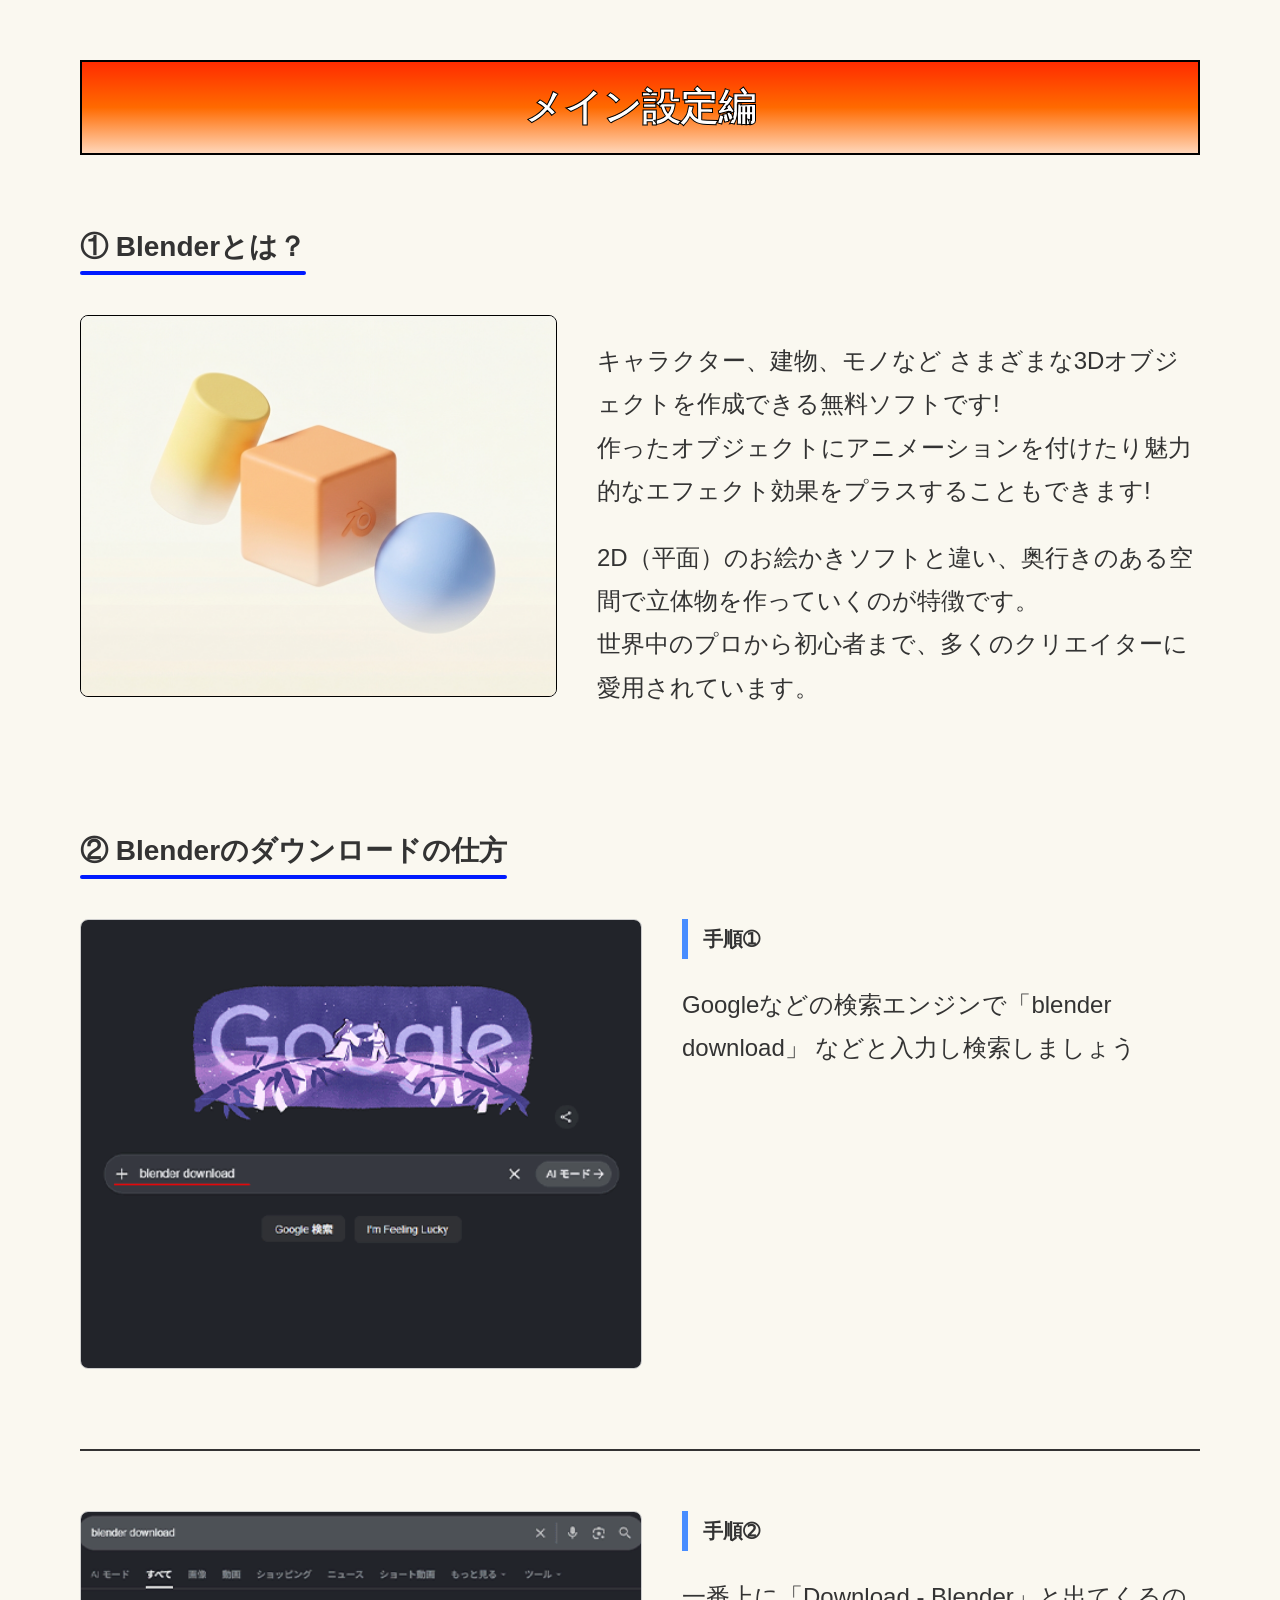
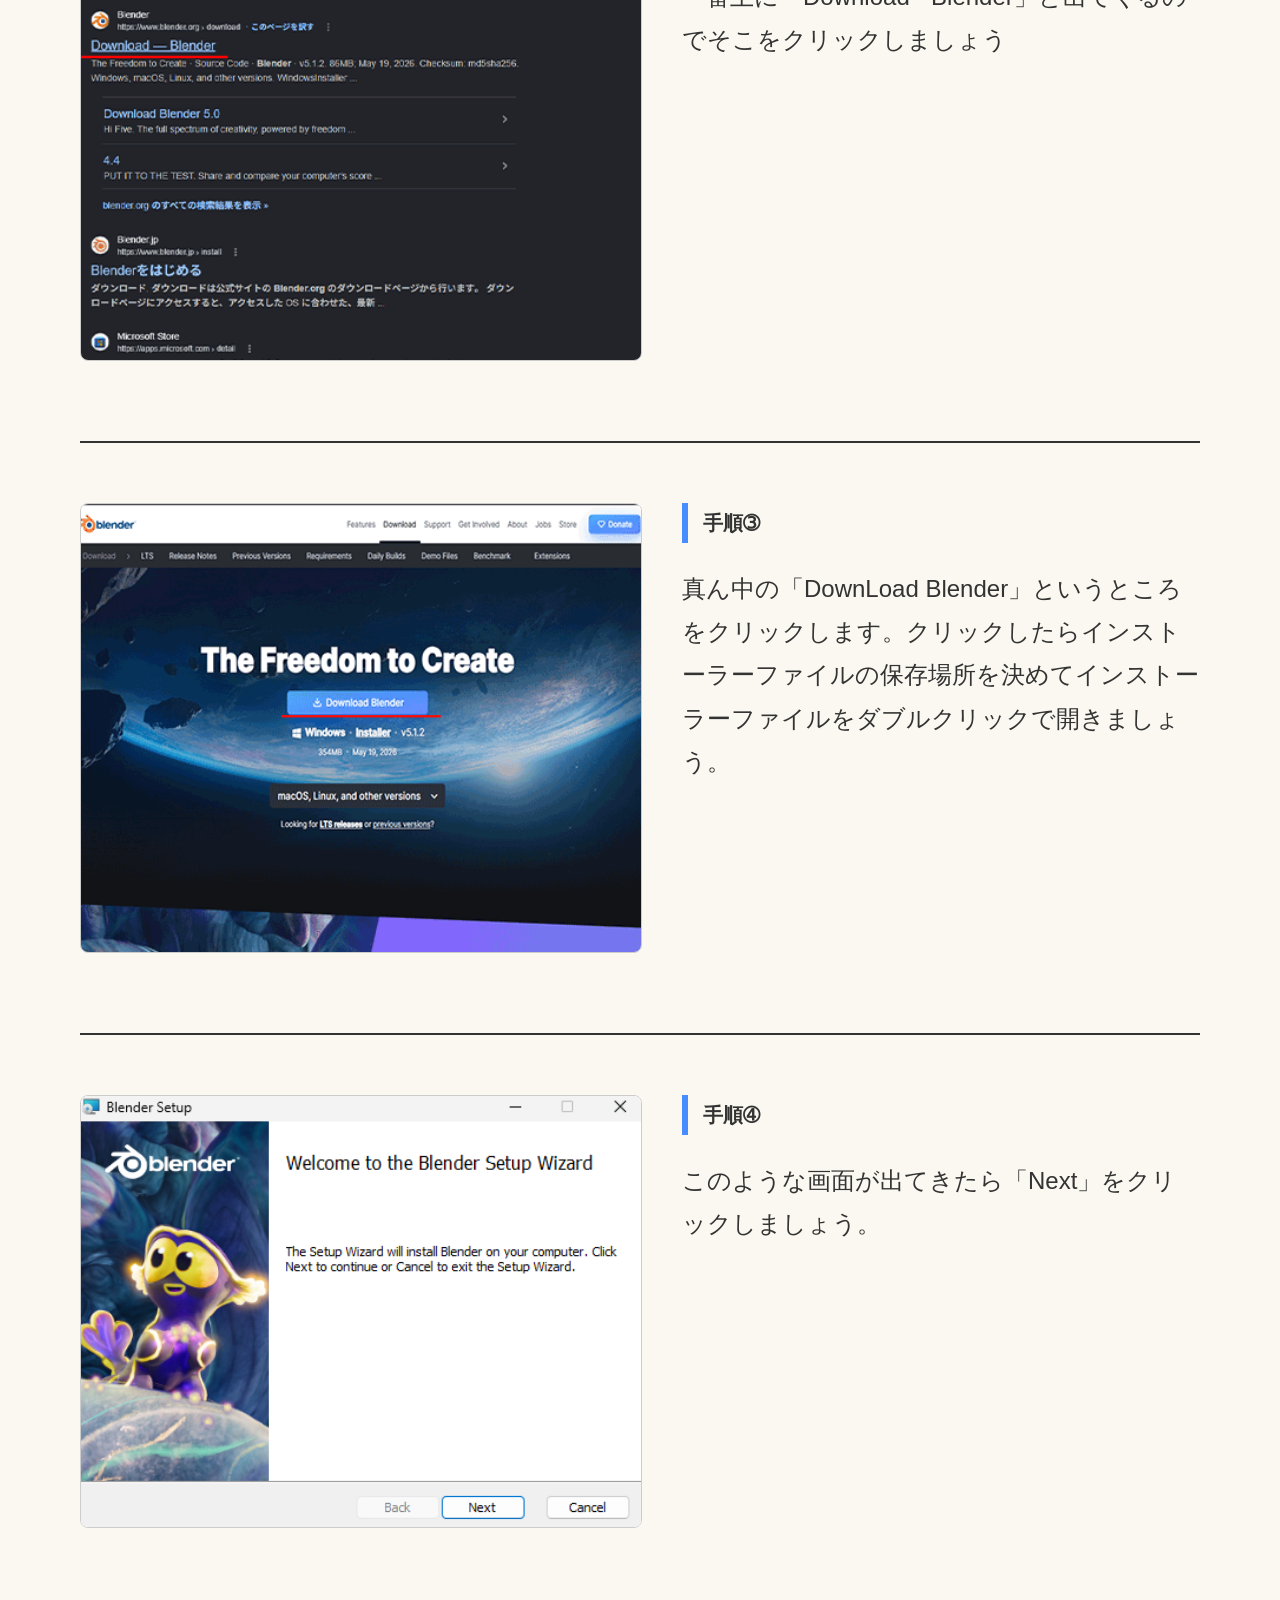
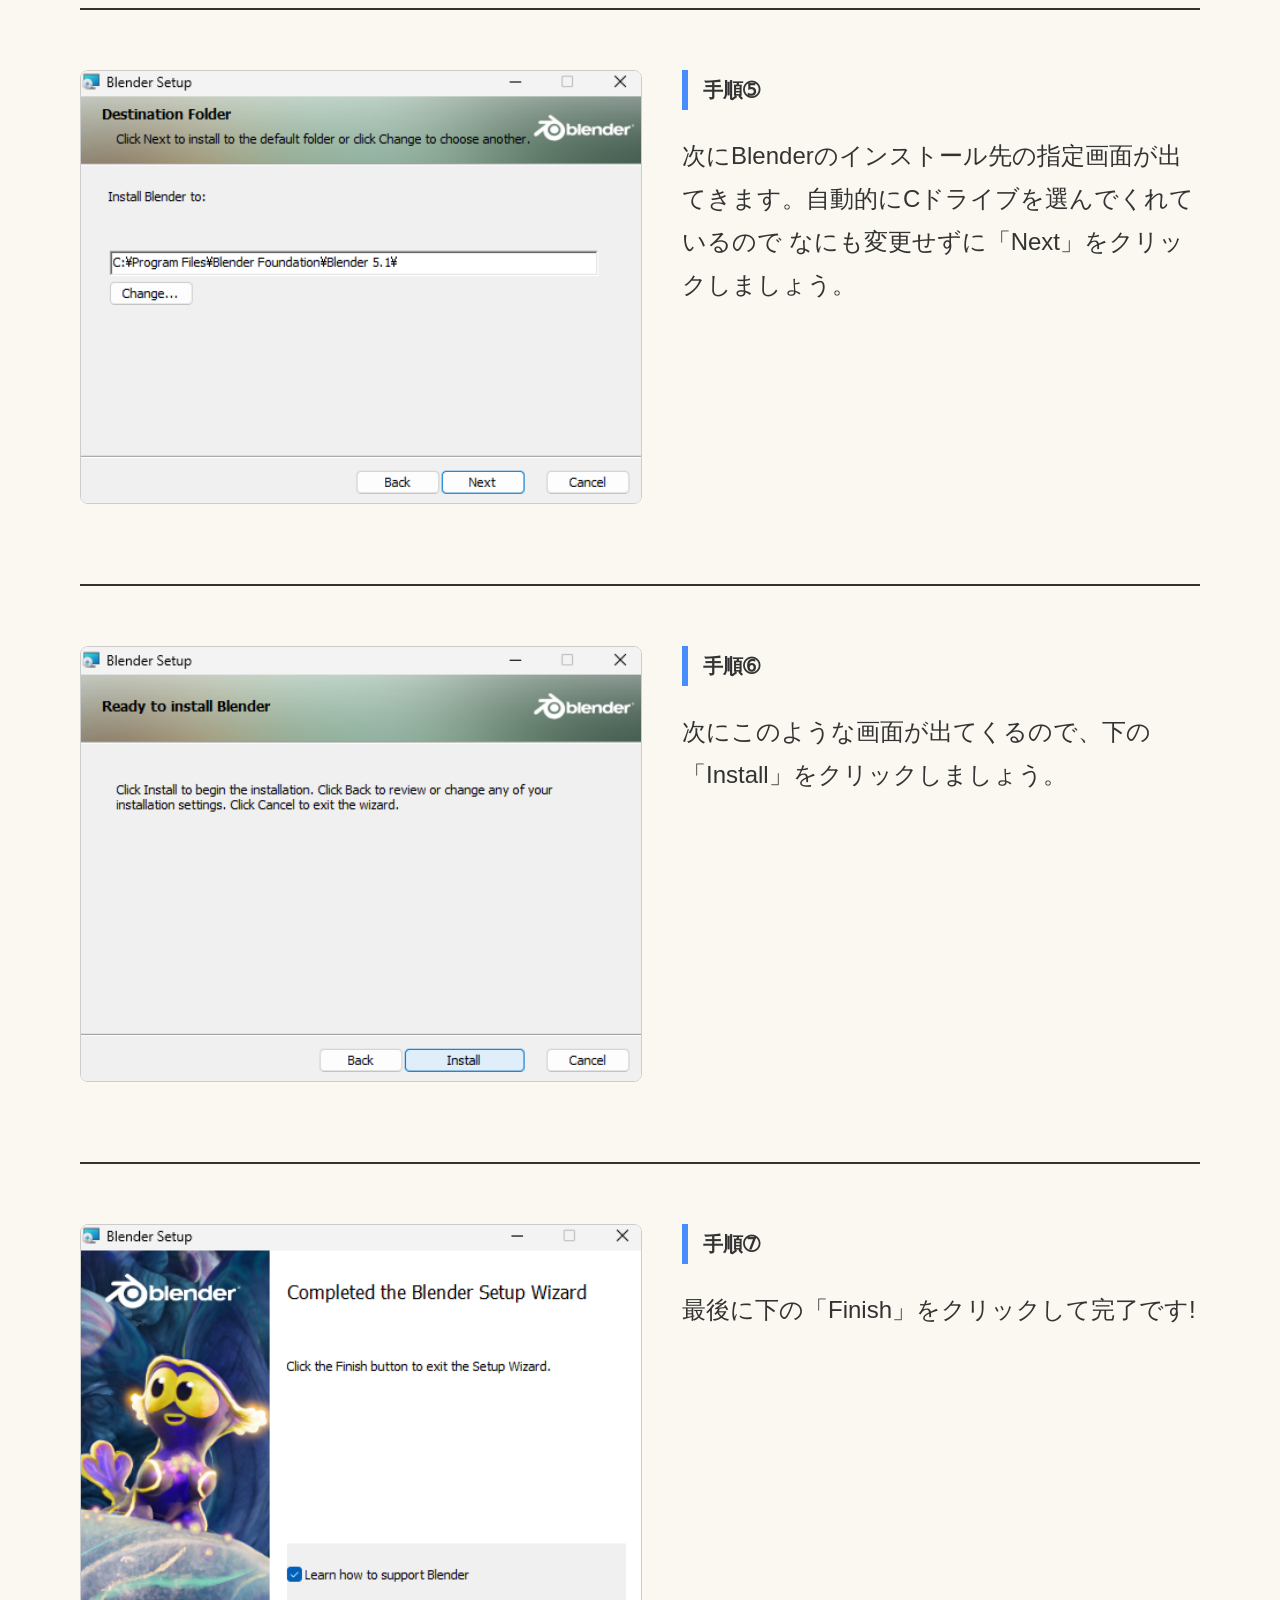
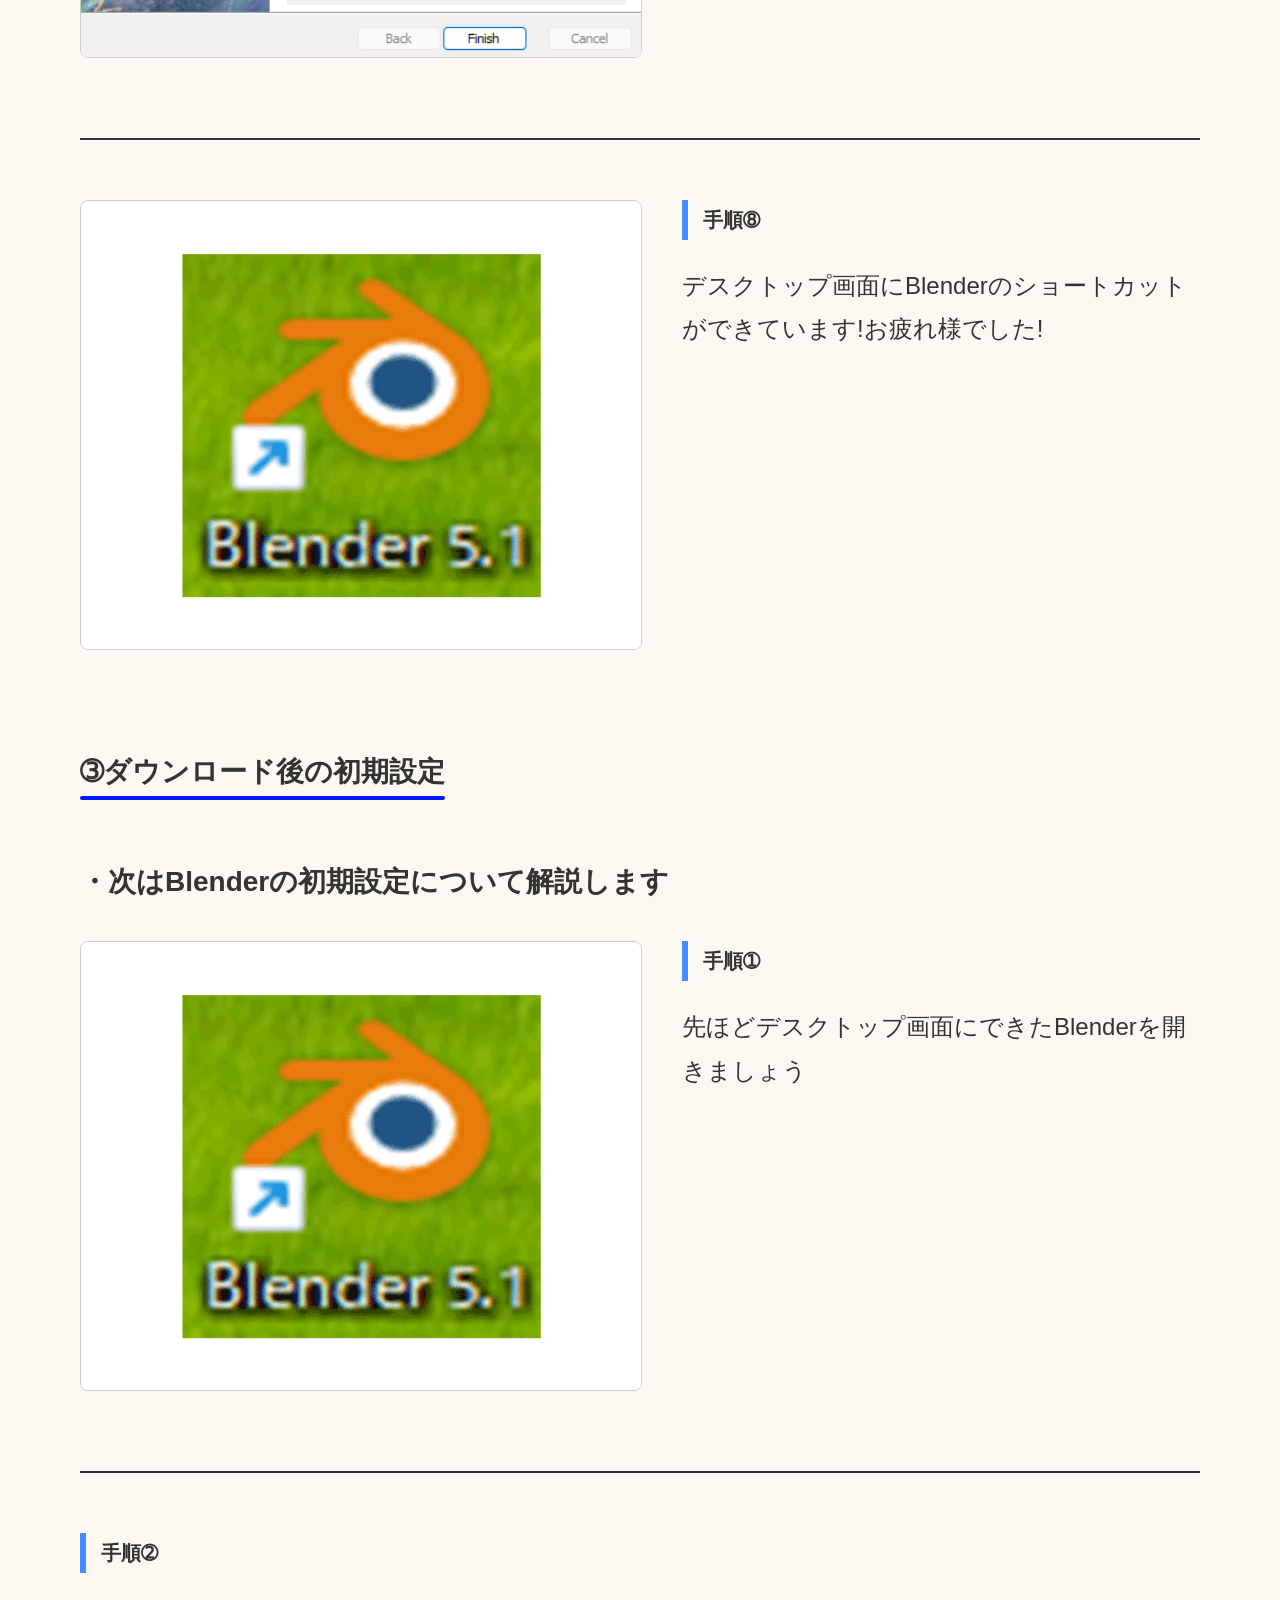
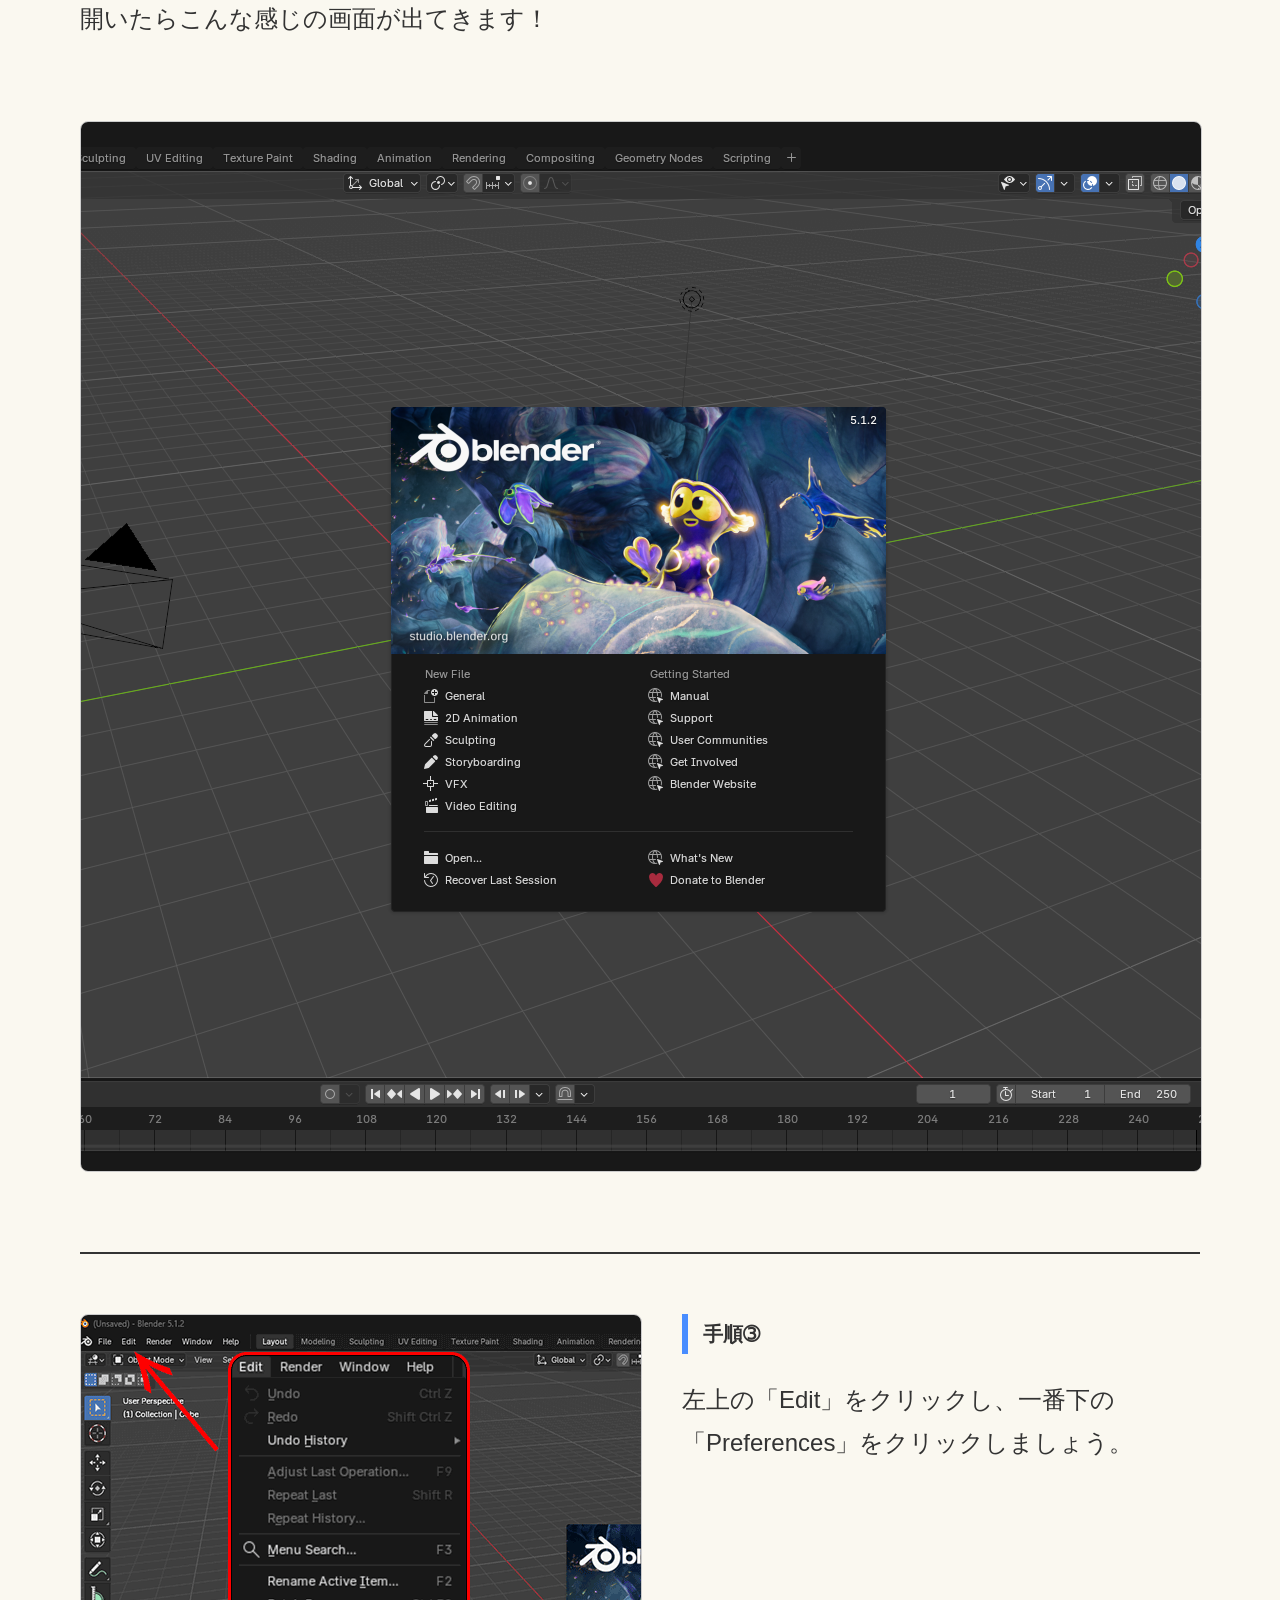
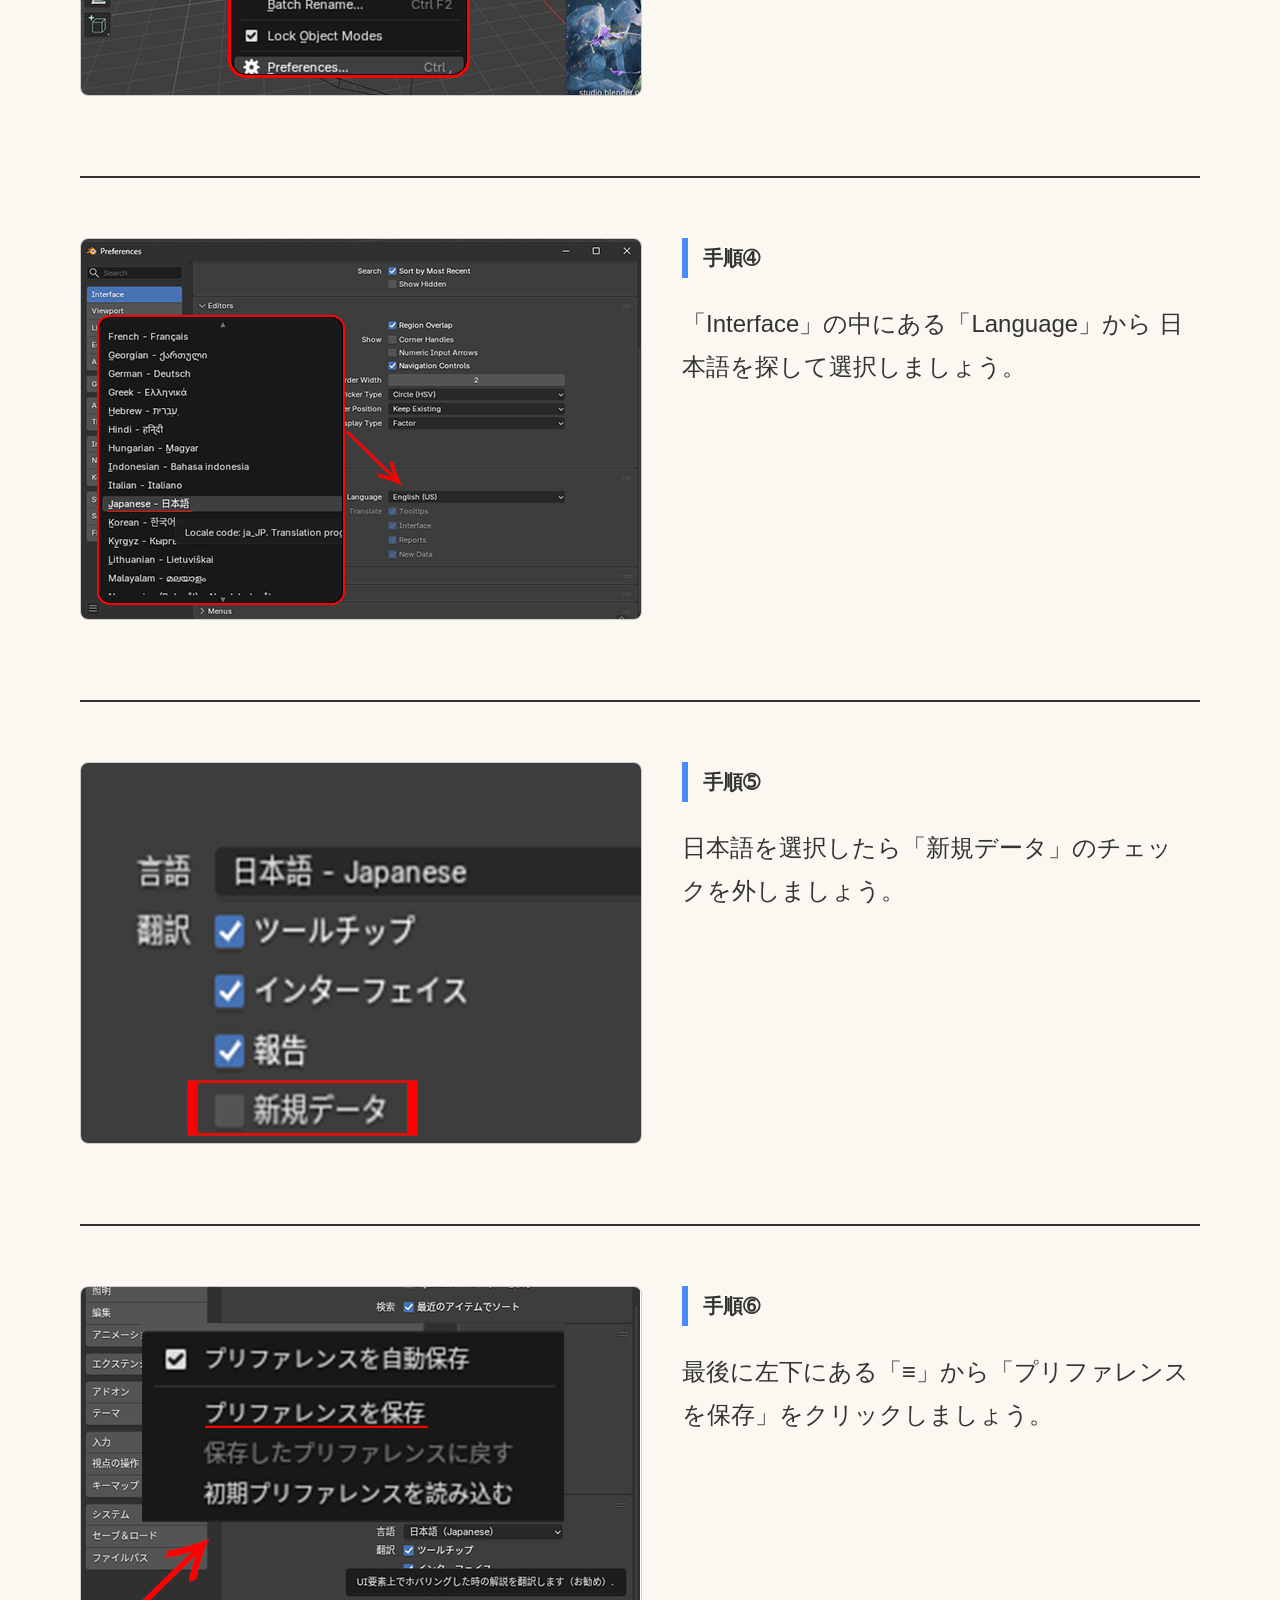
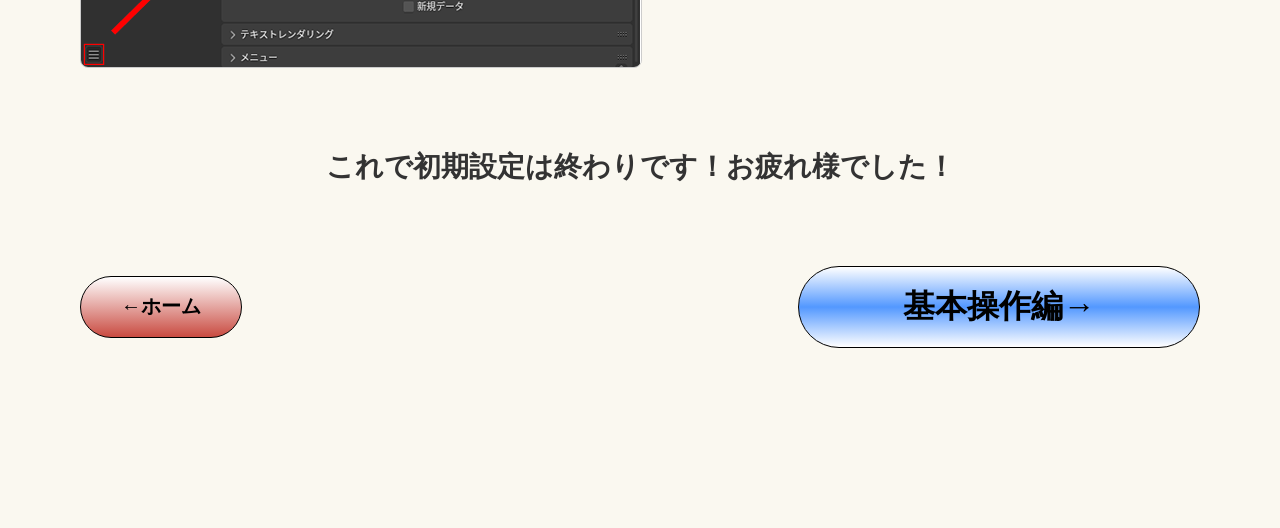
<file: main-setting.html>
<!DOCTYPE html>
<html lang="ja">
<head>
    <meta charset="UTF-8">
    <meta name="viewport" content="width=device-width, initial-scale=1.0">
    <title>メイン設定編 - Blenderを動かしてみよう</title>
    <link rel="stylesheet" href="home.css">
    <link rel="stylesheet" href="main-setting.css">
</head>
<body>

    <div class="container article-page">
        
        <h1 class="page-title">メイン設定編</h1>

        <section class="content-section">
            <h2>① Blenderとは？</h2>

            
            
            <div class="flex-row">
                <div class="image-box side-image">
                    <img src="IMG/Gemini_Generated_Image_63zm0v63zm0v63zm.png" alt="Blenderのイメージ画像">
                </div>
                
                <div class="text-content">
                    <p>
                        キャラクター、建物、モノなど さまざまな3Dオブジェクトを作成できる無料ソフトです!<br>
                        作ったオブジェクトにアニメーションを付けたり魅力的なエフェクト効果をプラスすることもできます!<br>
                    </p>
                    <p>
                        2D（平面）のお絵かきソフトと違い、奥行きのある空間で立体物を作っていくのが特徴です。<br>
                        世界中のプロから初心者まで、多くのクリエイターに愛用されています。
                    </p>
                </div>
            </div>
        </section>

        <section class="content-section">
            <h2>② Blenderのダウンロードの仕方</h2>
            
            <div class="flex-half-row">
                <div class="half-image-box">
                    <img src="IMG/2_1.png" alt="ダウンロードページの青いボタン">
                </div>
                
                <div class="text-content">
                    <p class="step-title"><strong>手順➀</strong></p>
                    <p>
                        Googleなどの検索エンジンで「blender download」
                        などと入力し検索しましょう
                </div>
            </div>
        </section>

        <hr class="section-divider">

        <section class="content-section">
            
            <div class="flex-half-row">
                <div class="half-image-box">
                    <img src="IMG/2_2.png" alt="ダウンロードページの青いボタン">
                </div>
                <div class="text-content">
                    <p class="step-title"><strong>手順➁</strong></p>
                    <p>
                        一番上に「Download - Blender」と出てくるのでそこをクリックしましょう 
                    </p>
                </div>
            </div>
        </section>

        <hr class="section-divider">

        <section class="content-section">
           
          <div class="flex-half-row">
                <div class="half-image-box">
                    <img src="IMG/2_3.png" alt="ダウンロードページの青いボタン">
                </div>
                <div class="text-content">
                    <p class="step-title"><strong>手順➂</strong></p>
                    <p>
                        真ん中の「DownLoad Blender」というところをクリックします。クリックしたらインストーラーファイルの保存場所を決めてインストーラーファイルをダブルクリックで開きましょう。
                    </p>
                </div>
            </div>
        </section>

        <hr class="section-divider">

        <section class="content-section">
           
            <div class="flex-half-row">
                <div class="half-image-box">
                    <img src="IMG/2_4.png" alt="ダウンロードページの青いボタン">
                </div>
                <div class="text-content">
                    <p class="step-title"><strong>手順➃</strong></p>
                    <p>
                        このような画面が出てきたら「Next」をクリックしましょう。
                    </p>
                </div>
            </div>
        </section>

        <hr class="section-divider">

        <section class="content-section">
       
           <div class="flex-half-row">
                <div class="half-image-box">
                    <img src="IMG/2_5.png" alt="ダウンロードページの青いボタン">
                </div>
                <div class="text-content">
                    <p class="step-title"><strong>手順➄</strong></p>
                    <p>
                        次にBlenderのインストール先の指定画面が出てきます。自動的にCドライブを選んでくれているので
                        なにも変更せずに「Next」をクリックしましょう。
                    </p>
                </div>
            </div>
        </section>

        <hr class="section-divider">

        <section class="content-section">
           
           <div class="flex-half-row">
                 <div class="half-image-box">
                    <img src="IMG/2_6.png" alt="ダウンロードページの青いボタン">
                </div>
                <div class="text-content">
                    <p class="step-title"><strong>手順➅</strong></p>
                    <p>
                        次にこのような画面が出てくるので、下の
                        「Install」をクリックしましょう。
                    </p>
                </div>
            </div>
        </section>

        <hr class="section-divider">

        <section class="content-section">
           <div class="flex-half-row">
                 <div class="half-image-box">
                    <img src="IMG/2_7.png" alt="ダウンロードページの青いボタン">
                </div>
                <div class="text-content">
                    <p class="step-title"><strong>手順➆</strong></p>
                    <p>
                        最後に下の「Finish」をクリックして完了です!
                    </p>
                </div>
            </div>
        </section>

        <hr class="section-divider">

        <section class="content-section">
           
           <div class="flex-half-row">
                <div class="half-image-box">
                    <img src="IMG/2_8.png" alt="ダウンロードページの青いボタン">
                </div>
                <div class="text-content">
                    <p class="step-title"><strong>手順➇</strong></p>
                    <p>
                        デスクトップ画面にBlenderのショートカットができています!お疲れ様でした!
                    </p>
                </div>
            </div>
        </section>

        

        <section class="content-section">
            <h2>➂ダウンロード後の初期設定</h2>
            <p>
            <h2 class="no-bar">・次はBlenderの初期設定について解説します</h2>
            </p>

            <section class="content-section">
           
           <div class="flex-half-row">
                <div class="half-image-box">
                    <img src="IMG/2_8.png" alt="ダウンロードページの青いボタン">
                </div>
                <div class="text-content">
                <p class="step-title"><strong>手順➀</strong></p>
                   <p>先ほどデスクトップ画面にできたBlenderを開きましょう</p>
                </div>
            </div>
        </section>

        <hr class="section-divider">
            
            
      <!-- 手順② -->
<section class="content-section">
    <div class="text-content">
        <p class="step-title"><strong>手順➁</strong></p>
        <p>開いたらこんな感じの画面が出てきます！</p>
    </div>
</section>

<!-- 下部の大型画像 -->
<section class="content-section">
    <div class="large-image-container">
        <img src="IMG/3_2.png" alt="Blender起動画面" class="large-image">
    </div>
</section>

<hr class="section-divider">

<section class="content-section">
    <div class="flex-half-row">
        <div class="half-image-box">
            <img src="IMG/3_3.png" alt="手順3の画像">
        </div>
        <div class="text-content">
            <p class="step-title"><strong>手順➂</strong></p>
            <p>
                左上の「Edit」をクリックし、一番下の
               「Preferences」をクリックしましょう。<br>
            </p>
        </div>
    </div>
</section>

<hr class="section-divider">

<section class="content-section">
    <div class="flex-half-row">
        <div class="half-image-box">
            <img src="IMG/3_4.png" alt="手順4の画像">
        </div>
        <div class="text-content">
            <p class="step-title"><strong>手順➃</strong></p>
            <p>
                「Interface」の中にある「Language」から
                 日本語を探して選択しましょう。
            </p>
        </div>
    </div>
</section>

<hr class="section-divider">

<section class="content-section">
    <div class="flex-half-row">
        <div class="half-image-box">
            <img src="IMG/3_5.png" alt="手順5の画像">
        </div>
        <div class="text-content">
            <p class="step-title"><strong>手順➄</strong></p>
            <p>
                日本語を選択したら「新規データ」のチェッ
                クを外しましょう。

            </p>
        </div>
    </div>
</section>

<hr class="section-divider">

<section class="content-section">
    <div class="flex-half-row">
        <div class="half-image-box">
            <img src="IMG/3_6.png" alt="手順6の画像">
        </div>
        <div class="text-content">
            <p class="step-title"><strong>手順➅</strong></p>
            <p>
               最後に左下にある「≡」から「プリファレンスを保存」をクリックしましょう。
            </p>
        </div>
    </div>
</section>

<h2 class="finish-text">これで初期設定は終わりです！お疲れ様でした！</h2>

<div class="bottom-nav">
    <a href="index.html" class="nav-btn btn-home">←ホーム</a>
    
    <a href="basic-operation.html" class="nav-btn btn-next">基本操作編→</a>
</div>

    </div>
</body>
</html>
</file>
<file: home.css>
/* ベース設定 */
body {
  margin: 0;
  padding: 0;
  font-family: "Helvetica Neue", Arial, "Hiragino Kaku Gothic ProN", "Hiragino Sans", Meiryo, sans-serif;
  background-color: #faf8f0; /* Figmaから取得した背景色 */
  color: #333;
}

/* 全体のコンテナ (幅1280pxの中央揃え) */
.container {
  max-width: 1920px;
  margin: 0 auto;
  background-color: #faf8f0;
  min-height: 100vh;
}

/* ヒーローセクション (トップの黒い部分) */
.hero {
  background-color: #1a1a1a; /* 実際の画像や動画が入る想定 */

  /* ★変更：固定サイズを解除し、画面に合わせて自動伸縮させる */
  width: 100%;
  height: 80vh; /* 画面の高さの80%にする（100vhにすると画面ぴったりになります） */

  display: flex;
  justify-content: center;
  align-items: center;

  /* 動画のはみ出しを防ぎ、この枠内に収めるための設定 */
  position: relative;
  overflow: hidden;
}

/* ★新規追加：背景動画用の設定 (※ここは現在のままでOKです) */
.hero-video {
  position: absolute;
  top: 0;
  left: 0;
  width: 100%;
  height: 100%;
  object-fit: cover; /* 縦横比を維持したまま、枠いっぱいに敷き詰める */
  z-index: 1; /* 文字より後ろに配置する */
  opacity: 0.7; /* 少し透明にして暗くし、文字を読みやすくする（1.0で本来の明るさ） */
}

/* ★変更：文字が動画の下敷きにならないように設定を追加 */
.hero h1 {
  color: #ffffff;
  font-size: 48px;
  font-weight: bold;
  letter-spacing: 2px;
  margin: 0;

  /* ★追加：動画の上に文字を配置し、見やすくする設定 */
  position: relative;
  z-index: 2; /* 動画(z-index:1)より手前に出す */
  text-shadow: 2px 2px 10px rgba(0, 0, 0, 0.8); /* 文字に影をつけて読みやすくする */
}

/* 説明文のブルーのバナー */
.intro-banner {
  /* ここにFigmaのグラデーションと黒枠を適用 */
  background: linear-gradient(180deg, rgba(250, 248, 240, 0.24) -5.02%, #488dff 47.49%, #faf8f0 100%);
  border: 1px solid #000;
  padding: 40px 80px;
  text-align: center;
}

/* 説明文のブルーのバナー内のテキスト */
.intro-banner p {
  margin: 0 auto;
  font-size: 16px;
  line-height: 2;
  color: #222;
  display: inline-block;
  text-align: left;
}

/* 記事一覧セクション */
.article-section {
  padding: 50px 70px;

  /* ★変更：幅を中身に合わせ、上の青い枠にくっつける */
  width: fit-content;
  margin: 0 auto 60px auto;

  /* XP風のグレー背景と立体的な枠線 */
  background-color: #c0c0c0;
  border-top: 2px solid #ffffff !important;
  border-left: 2px solid #ffffff !important;
  border-right: 2px solid #000000 !important;
  border-bottom: 2px solid #000000 !important;
  box-shadow:
    inset -2px -2px #808080,
    inset 2px 2px #dfdfdf !important;
}

/* ※重複していた h2 の設定はこちらの1つにまとめました */
.article-section h2 {
  text-align: center;
  font-size: 24px;
  margin-bottom: 60px;
  color: #000; /* 背景がグレーなので文字色を黒に固定 */
}

/* 記事の各項目のレイアウト */
.article-item {
  display: flex;
  align-items: center;
  justify-content: center;
  margin-bottom: 50px;
  gap: 40px; /* 丸とテキストの間の余白 */
}

/* 丸いアイコン（グラデーション） */
.circle-icon {
  width: 140px;
  max-width: 25vw;
  aspect-ratio: 1 / 1;
  height: auto;
  border-radius: 50%;
  display: flex;
  flex-direction: column;
  justify-content: center;
  align-items: center;
  color: #fff;
  font-weight: bold;
  text-align: center;

  /* ★変更：XP風のツヤ（ハイライトと内側の影）を追加 */
  box-shadow:
    inset 0 15px 15px rgba(255, 255, 255, 0.5),
    inset 0 -10px 10px rgba(0, 0, 0, 0.15),
    0 6px 12px rgba(0, 0, 0, 0.3) !important;

  transition: all 0.3s ease;
  text-decoration: none;
}

/* 文字の下の青いバー */
.circle-icon::after {
  display: none;
}

/* 丸いアイコンにカーソルが乗った時（ホバー時）のスタイル */
.circle-icon:hover {
  transform: translateY(-4px);
  /* ★変更：カーソルが乗った時に光沢を少し強める */
  box-shadow:
    inset 0 15px 15px rgba(255, 255, 255, 0.6),
    inset 0 -10px 10px rgba(0, 0, 0, 0.1),
    0 10px 16px rgba(0, 0, 0, 0.4) !important;
  cursor: pointer;
}

/* 各丸アイコンの固有グラデーション */
.bg-orange {
  background: linear-gradient(180deg, #ff2c00 0%, #ff6a00 49.95%, #ffd6b9 100%);
  border: 1px solid #000;
  -webkit-text-stroke: 0.7px #000;
  font-size: 22px;
}
.bg-light-orange {
  background: linear-gradient(
    180deg,
    rgba(255, 44, 0, 0.65) 0%,
    rgba(255, 106, 0, 0.65) 49.96%,
    rgba(255, 223, 200, 0.65) 100%
  );
  border: 1px solid #000;
  -webkit-text-stroke: 0.7px #000;
  font-size: 22px;
}

/* リストテキスト */
.article-list {
  list-style: none;
  padding: 0;
  margin: 0;
  width: 350px;
}

.article-list li {
  font-size: 16px;
  margin-bottom: 12px;
  font-weight: bold;
}

/* ====================================================
   スマホ・タブレット用のレスポンシブ対応（画面が小さい時のルール）
   ==================================================== */
@media screen and (max-width: 768px) {
  .hero {
    height: 50vh;
  }
  .hero h1 {
    font-size: 28px;
  }

  .article-item {
    gap: 20px;
  }

  .article-item {
    gap: 20px;
  }

  /* アイコン内の文字サイズを画面に合わせて小さくする */
  .bg-orange,
  .bg-light-orange {
    font-size: clamp(12px, 3.5vw, 22px);
  }

  /* 青いバーの太さを少し細くする */
  .circle-icon::after {
    height: 4px;
  }

  /* リスト部分の幅を可変にする */
  .article-list {
    width: auto;
    flex: 1; /* 余ったスペースを埋める */
  }

  /* ★追加：スマホ表示の時は灰色の枠の余白を狭くする */
  .article-section {
    margin: 20px;
    padding: 40px 20px;
  }

  /* ★追加：スマホ表示の時は幅を自動に戻し、左右に少し隙間を作る */
  .article-section {
    width: auto;
    margin: 0 15px 40px 15px;
    padding: 40px 20px;
  }
}

/* さらに画面が小さいスマホ（縦長）の場合のルール */
@media screen and (max-width: 480px) {
  .article-item {
    flex-direction: column; /* アイコンとリストを「縦並び」にする */
    text-align: center;
    gap: 30px;
  }

  .circle-icon {
    max-width: 120px;
  }

  .bg-orange,
  .bg-light-orange {
    font-size: 18px;
  }
}

/* =========================================
   バージョン・環境の注意書き枠 (ホーム画面用)
   ========================================= */
.notice-box {
  background-color: #fff4e5;
  border: 2px solid #ff8c00;
  border-radius: 8px;
  padding: 12px 20px;
  margin: 30px auto 0 auto;
  max-width: 700px;
  text-align: center;
}

/* 注意書きの中のテキスト専用の指定 */
.intro-banner .notice-box p {
  margin: 0 auto;
  font-size: 16px;
  font-weight: bold;
  color: #d35400;
  display: block;
  text-align: center;
}

/* スマホ用の調整 */
@media screen and (max-width: 768px) {
  .notice-box {
    padding: 10px;
    margin-top: 20px;
  }
  .intro-banner .notice-box p {
    font-size: 14px;
  }
}
</file>
<file: main-setting.css>
/* ===================================================
   ページ全体のフォントをレトロ風（ＭＳ Ｐゴシック）に統一
   =================================================== */
body {
    font-family: "ＭＳ Ｐゴシック", "MS PGothic", Tahoma, sans-serif !important;
    -webkit-font-smoothing: none !important;
}

/* =========================================
   記事ページ (main-setting.html) 用のスタイル
   ========================================= */

/* 記事ページ全体（幅は .container で1280pxに固定済み） */
.article-page {
    padding: 60px 80px 100px; /* 上・左右・下の余白 */
    background-color: #FAF8F0;
}

/* ページ最上部のタイトル「メイン設定編」 */
.page-title {
    font-size: 38px;
    font-weight: bold;
    margin-top: 0;
    margin-bottom: 50px;
    
    /* ★変更：四角く囲い、文字を中央に配置する */
    text-align: center;
    padding: 20px;
    border: 2px solid #000000; /* 黒い四角枠 */
    
    /* ★変更：ホーム画面の「メイン設定編」ボタンと同じ色と文字装飾 */
    background: linear-gradient(180deg, #FF2C00 0%, #FF6A00 49.95%, #FFD6B9 100%);
    color: #ffffff;
    -webkit-text-stroke: 1px #000000; /* 文字の黒い縁取り（タイトル用に少し太め） */
}

/* 各項目のまとまり */
.content-section {
    margin-bottom: 80px;
}

/* 小見出し「① Blenderとは？」など */
.content-section h2 {
    font-size: 28px;
    color: #333;
    margin-bottom: 20px;
    display: inline-block;
}

/* トップページの丸アイコンと同じように、文字の下に青いバーを引く */
.content-section h2::after {
    content: "";
    display: block;
    width: 100%;
    height: 4px;
    background-color: #001aff; 
    margin-top: 5px;
    border-radius: 2px;
}

/* 本文テキスト */
.content-section p {
    font-size: 20px;
    line-height: 2.0; /* 読みやすいように行間を広めに */
    margin-bottom: 20px;
}

/* リンク文字 */
.content-section a {
    color: #001aff;
    font-weight: bold;
}

/* 画像が入るグレーの箱（仮） */
.image-box {
    width: 100%;
    max-width: 800px; 
    height: 350px;
    background-color: #e6e6e6; /* 薄いグレー */
    border: 1px solid #ccc;
    border-radius: 8px;
    display: flex;
    align-items: center;
    justify-content: center;
    margin: 40px 0; /* 上下の中央に配置 */
    color: #666;
    font-weight: bold;
}

/* 設定手順などのリスト部分 */
.setting-list {
    list-style: none;
    padding: 0;
    margin: 0 0 30px 0;
}

.setting-list li {
    font-size: 16px;
    line-height: 1.8;
    margin-bottom: 20px;
    padding: 25px;
    background-color: #fff; /* 背景を白にして目立たせる */
    border: 1px solid #000;
    border-radius: 8px;
}

.setting-list li strong {
    font-size: 18px;
    color: #001aff;
    display: inline-block;
    margin-bottom: 10px;
}

/* ============================
   戻るボタン
   ============================ */
.back-btn-wrap {
    text-align: center;
    margin-top: 80px;
}

.back-btn {
    display: inline-block;
    padding: 16px 40px;
    background-color: #fff;
    color: #333;
    font-size: 16px;
    font-weight: bold;
    text-decoration: none;
    border: 2px solid #000;
    border-radius: 30px;
    box-shadow: 0 4px 0 #000;
    transition: all 0.2s ease;
}

.back-btn:hover {
    transform: translateY(4px);
    box-shadow: none; /* 押したように見せる */
}

/* ============================
   スマホ用の調整（レスポンシブ）
   ============================ */
@media screen and (max-width: 768px) {
    .article-page {
        padding: 40px 20px 80px; /* スマホでは左右の余白を狭くする */
    }
    
    .page-title {
        font-size: 24px;
    }
    
    .content-section h2 {
        font-size: 20px;
    }

    .image-box {
        height: 200px; /* 画像エリアを小さく */
    }
}

/* =========================================
   画像とテキストの横並びレイアウト（メイン設定編など）
   ========================================= */

.flex-row {
    display: flex;
    align-items: flex-start; /* 上で揃える */
    gap: 40px;               /* 画像とテキストの間のすき間 */
    margin-top: 20px;
}

/* 左側の画像ボックスを調整（★数値を大きく変更） */
.flex-row .side-image {
    flex: 0 0 475px; /* ★幅を300pxから450pxに大きくしました */
    height: 380px;   /* ★高さを220pxから320pxに大きくしました */
    margin: 0;       
}

/* 画像自体が枠からはみ出さないための設定（変更なし） */
.flex-row .side-image img {
    width: 100%;
    height: 100%;
    object-fit: cover; /* 枠に合わせて綺麗に収める設定 */
    border: 1px solid #000;
    border-radius: 8px;
}
/* 画像自体の設定 */
.image-box img {
    width: 100%;
    height: 100%;
    object-fit: contain; /* ★ coverからcontainに変更（画像が見切れないように全体を表示） */
    border-radius: 7px;
    background-color: #fff; /* 余白ができた場合のために白背景を敷く */
    transition: transform 0.3s ease; /* ★拡大するアニメーションを滑らかにする */
}




/* =========================================
   特定の小見出しの青いバーを消す設定
   ========================================= */
.content-section h2.no-bar::after {
    display: none; /* ★青いバーを表示しない */
}

/* =========================================
   手順のタイトル設定（パターンA：左縦棒付き小見出し）
   ========================================= */
.step-title {
    font-size: 28px;              /* 文字を大きく */
    color: #333;                  /* 文字色は引き締まるように少し濃いめに */
    margin-bottom: 20px;          /* 下の解説文とのすき間 */
    margin-top: 0;
    padding-left: 15px;           /* 左側の縦棒と文字の間のすき間 */
    border-left: 6px solid #488DFF; /* 左側に青い縦棒を引いて見出しらしくする */
    line-height: 1.2;
    font-weight: bold;            /* 太字にする */
}

/* =========================================
   手順の解説文の設定
   ========================================= */
.text-content p:not(.step-title) {
    font-size: 24px; /* ★標準の20pxから22pxにサイズアップ（もっと大きくしたい場合は24pxなどに変更してください） */
    line-height: 1.8; /* ★行間を少し開けてスッキリ見せる */
    font-weight: 500; /* ★文字をほんの少し太くして読みやすくする */
    color: #333;
}


/* =========================================
   下部の大型画像設定 (1100px x 600px)
   ========================================= */
.large-image-container {
    width: 100%;
    max-width: 1913px;
    height: 1049px;
    margin: 60px auto;
    background-color: #e6e6e6; /* 画像がない時のグレー背景 */
    border: 1px solid #ccc;
    border-radius: 8px;
    display: flex;
    align-items: center;
    justify-content: center;
    color: #666;
    font-weight: bold;
    overflow: hidden;
}

.large-image {
    width: 100%;
    height: 100%;
    object-fit: cover;
}

@media screen and (max-width: 768px) {
    .large-image-container {
        height: 300px; /* スマホでは高さを縮める */
    }
}

/* =========================================
   画像(左50%) と テキスト(右) のレイアウト（大型画像の下用）
   ========================================= */
.flex-half-row {
    display: flex;
    align-items: flex-start; /* 上揃え */
    gap: 40px;               /* 画像とテキストの隙間 */
    margin-top: 20px;
}

/* 左側の画像ボックス（幅を50%に指定） */
.flex-half-row .half-image-box {
    flex: 0 0 50%;           /* コンテナの50%（半分）の幅にする */
    background-color: #e6e6e6;
    border: 1px solid #ccc;
    border-radius: 8px;
    display: flex;
    align-items: center;
    justify-content: center;
    overflow: hidden;
}

/* 画像自体の設定 */
.flex-half-row .half-image-box img {
    width: 100%;
    height: auto;
    object-fit: contain;
    background-color: #fff;
    transition: transform 0.3s ease;
}



/* 右側のテキスト設定（必要に応じて幅を調整） */
.flex-half-row .text-content {
    flex: 1; /* 残りのスペースをすべてテキストエリアにする */
}

/* ============================
   スマホ用の調整（レスポンシブ）
   ============================ */
@media screen and (max-width: 768px) {
    .flex-half-row {
        flex-direction: column; /* スマホでは縦並びに変更 */
        gap: 20px;
    }
    
    .flex-half-row .half-image-box {
        flex: 0 0 auto;
        width: 100%; /* スマホでは幅100%にする */
    }
}

/* =========================================
   一番最後の完了メッセージ用の設定
   ========================================= */
h2.finish-text {
    font-size: 28px;
    text-align: center; /* 文字を真ん中に配置 */
    display: block;     /* 中央揃えを効かせるために設定 */
    margin-top: 60px;   /* 上のコンテンツとの間に余白を作る */
    margin-bottom: 20px;
    color: #333;
}

/* 青いアンダーバーを強制的に消す */
h2.finish-text::after {
    display: none !important; 
}

/* =========================================
   ページ下部ナビゲーションボタン
   ========================================= */
.bottom-nav {
    display: flex;
    justify-content: space-between; /* ボタンを左右に振り分ける */
    align-items: center;
    margin-top: 80px;               /* 上の完了テキストとの間隔 */
}

/* ボタン共通設定 */
.nav-btn {
    display: flex;
    align-items: center;
    justify-content: center;
    text-decoration: none;
    color: #000 !important; /* ★修正：!importantを追加して確実に黒にする */
    font-weight: bold;
    border: 1px solid #000; /* 黒い細枠 */
    border-radius: 60px;    /* 楕円形にする（角丸） */
    transition: transform 0.2s ease, opacity 0.2s ease;
}

/* マウスを乗せた時のアクション */
.nav-btn:hover {
    transform: translateY(3px); /* 少し下に押し込まれる動き */
    opacity: 0.9;
}

/* 左側：ホームボタン（赤） */
.btn-home {
    width: 160px;
    height: 60px;
    font-size: 20px;
    /* 上部が白、下部が赤になるグラデーション */
    background: linear-gradient(to bottom, #ffffff 0%, #c94b41 100%);
}

/* 右側：次へボタン（青） */
.btn-next {
    width: 400px;
    height: 80px;
    font-size: 32px;
    /* 上下が白、真ん中が青になる筒状のグラデーション */
    background: linear-gradient(to bottom, #ffffff 0%, #5398ff 50%, #ffffff 100%);
}

/* ============================
   スマホ用の調整（レスポンシブ）
   ============================ */
@media screen and (max-width: 768px) {
    .bottom-nav {
        flex-direction: column-reverse; /* スマホでは「次へ」を上、「ホーム」を下に並べる */
        gap: 30px;
    }

    /* スマホ表示時の文字サイズ微調整 */
    .step-title {
        font-size: 22px; /* スマホでは大きすぎない22px程度に調整 */
    }
    .text-content p:not(.step-title) {
        font-size: 18px;
    }
    
    .btn-home {
        width: 100%;
        height: 50px;
        font-size: 18px;
    }
    
    .btn-next {
        width: 100%;
        height: 60px;
        font-size: 24px;
    }
}

/* =========================================
   手順と手順の間の区切り線（黒い横棒）
   ========================================= */
hr.section-divider {
    border: 0;
    border-top: 2px solid #333; /* 線の太さと色（濃いグレー〜黒） */
    margin: 60px 0; /* 上下のすき間（好みに合わせて数値を変更してください） */
    width: 100%;
}

@media screen and (max-width: 768px) {
    hr.section-divider {
        margin: 40px 0; /* スマホ表示のときは上下のすき間を少し狭くする */
    }
}

/* =========================================
   スマホ用の調整（① Blenderとは？のレイアウト修正）
   ========================================= */
@media screen and (max-width: 768px) {
    /* スマホでは横並びを縦並びに変更する */
    .flex-row {
        flex-direction: column !important;
        gap: 20px !important;
    }
    
    /* 巨大な隙間ができる原因だった「画像の高さ」をスマホ用に縮める */
    .flex-row .side-image {
        flex: 0 0 auto !important;
        width: 100% !important;
        height: 220px !important; /* 380pxから220pxに縮めて空白をなくす */
    }

    /* 各項目のまとまりの隙間（元は80px）をスマホでは少し狭くする */
    .content-section {
        margin-bottom: 50px !important;
    }
}
</file>
